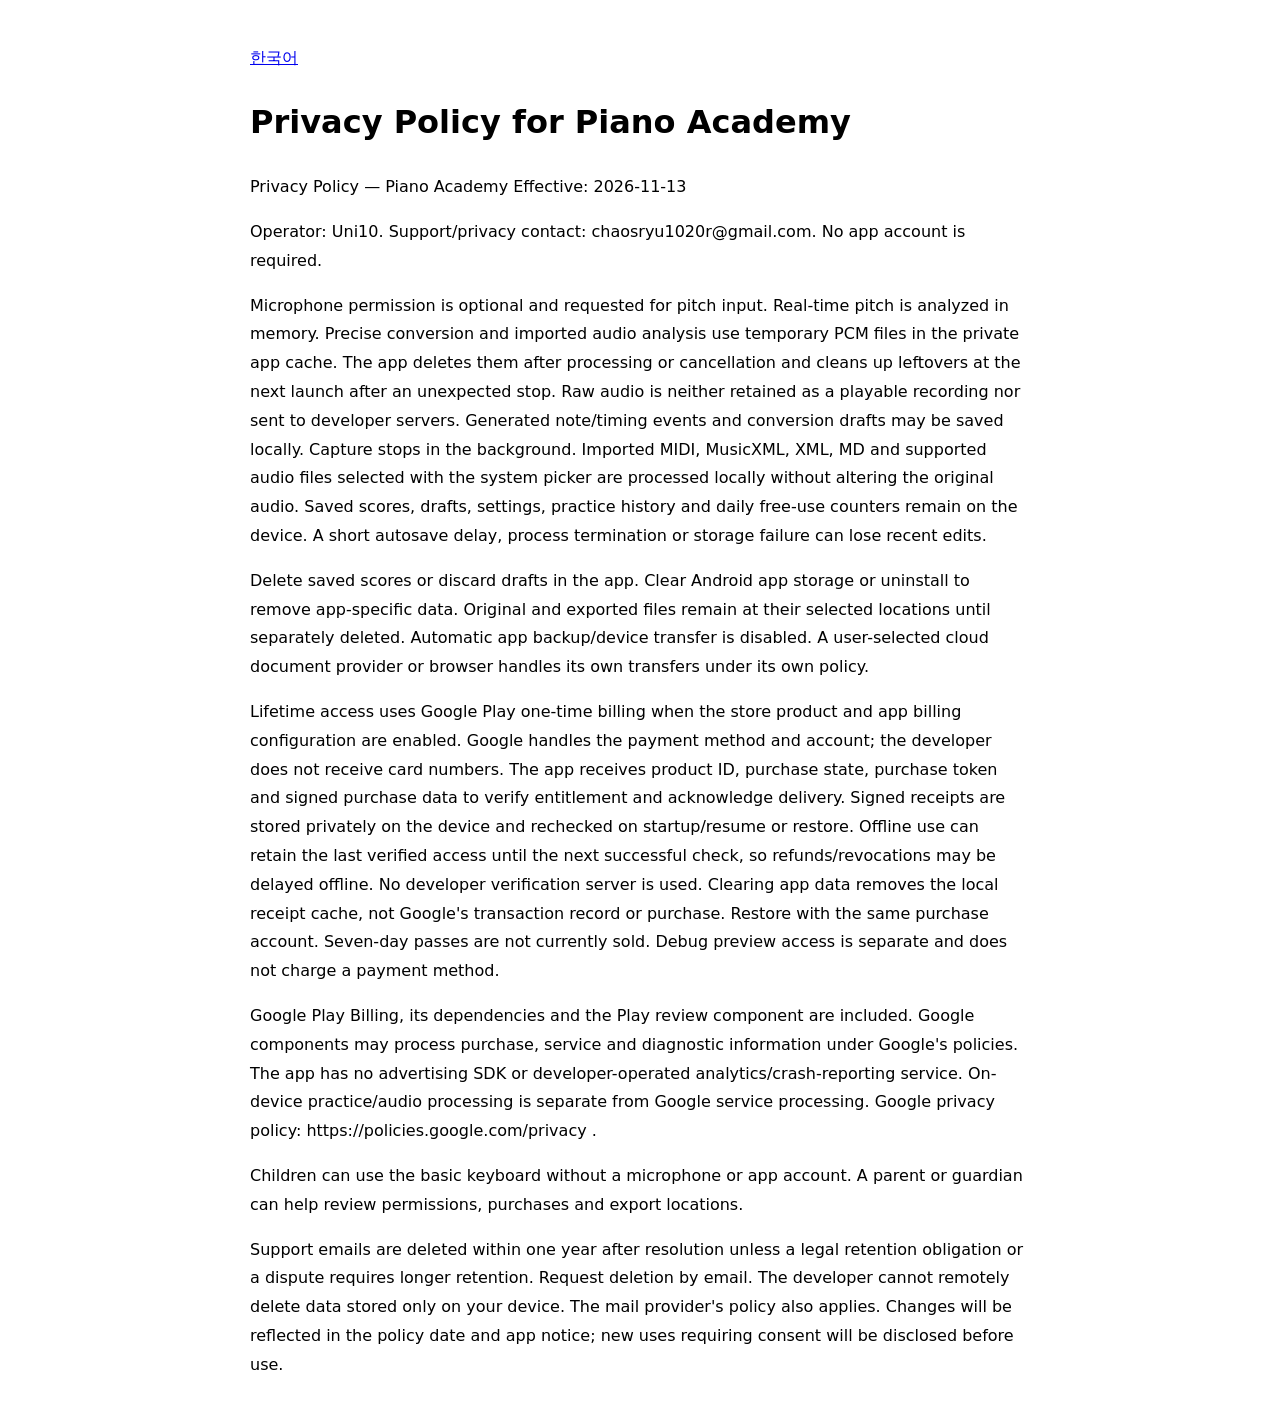
<file: privacy-en.html>
<!DOCTYPE html>
<html lang="en"><head><meta charset="utf-8"><meta name="viewport" content="width=device-width,initial-scale=1"><title>Privacy Policy for Piano Academy</title><style>body{font-family:system-ui,sans-serif;max-width:780px;margin:auto;padding:28px 20px;line-height:1.8;overflow-wrap:anywhere}</style></head><body>
<p><a href="privacy.html" lang="ko">한국어</a></p>
<h1>Privacy Policy for Piano Academy</h1>
<p>Privacy Policy — Piano Academy
Effective: 2026-11-13</p>
<p>Operator: Uni10. Support/privacy contact: chaosryu1020r@gmail.com. No app account is required.</p>
<p>Microphone permission is optional and requested for pitch input. Real-time pitch is analyzed in memory. Precise conversion and imported audio analysis use temporary PCM files in the private app cache. The app deletes them after processing or cancellation and cleans up leftovers at the next launch after an unexpected stop. Raw audio is neither retained as a playable recording nor sent to developer servers. Generated note/timing events and conversion drafts may be saved locally. Capture stops in the background. Imported MIDI, MusicXML, XML, MD and supported audio files selected with the system picker are processed locally without altering the original audio. Saved scores, drafts, settings, practice history and daily free-use counters remain on the device. A short autosave delay, process termination or storage failure can lose recent edits.</p>
<p>Delete saved scores or discard drafts in the app. Clear Android app storage or uninstall to remove app-specific data. Original and exported files remain at their selected locations until separately deleted. Automatic app backup/device transfer is disabled. A user-selected cloud document provider or browser handles its own transfers under its own policy.</p>
<p>Lifetime access uses Google Play one-time billing when the store product and app billing configuration are enabled. Google handles the payment method and account; the developer does not receive card numbers. The app receives product ID, purchase state, purchase token and signed purchase data to verify entitlement and acknowledge delivery. Signed receipts are stored privately on the device and rechecked on startup/resume or restore. Offline use can retain the last verified access until the next successful check, so refunds/revocations may be delayed offline. No developer verification server is used. Clearing app data removes the local receipt cache, not Google&#x27;s transaction record or purchase. Restore with the same purchase account. Seven-day passes are not currently sold. Debug preview access is separate and does not charge a payment method.</p>
<p>Google Play Billing, its dependencies and the Play review component are included. Google components may process purchase, service and diagnostic information under Google&#x27;s policies. The app has no advertising SDK or developer-operated analytics/crash-reporting service. On-device practice/audio processing is separate from Google service processing. Google privacy policy: https://policies.google.com/privacy .</p>
<p>Children can use the basic keyboard without a microphone or app account. A parent or guardian can help review permissions, purchases and export locations.</p>
<p>Support emails are deleted within one year after resolution unless a legal retention obligation or a dispute requires longer retention. Request deletion by email. The developer cannot remotely delete data stored only on your device. The mail provider&#x27;s policy also applies. Changes will be reflected in the policy date and app notice; new uses requiring consent will be disclosed before use.</p>
</body></html>
</file>
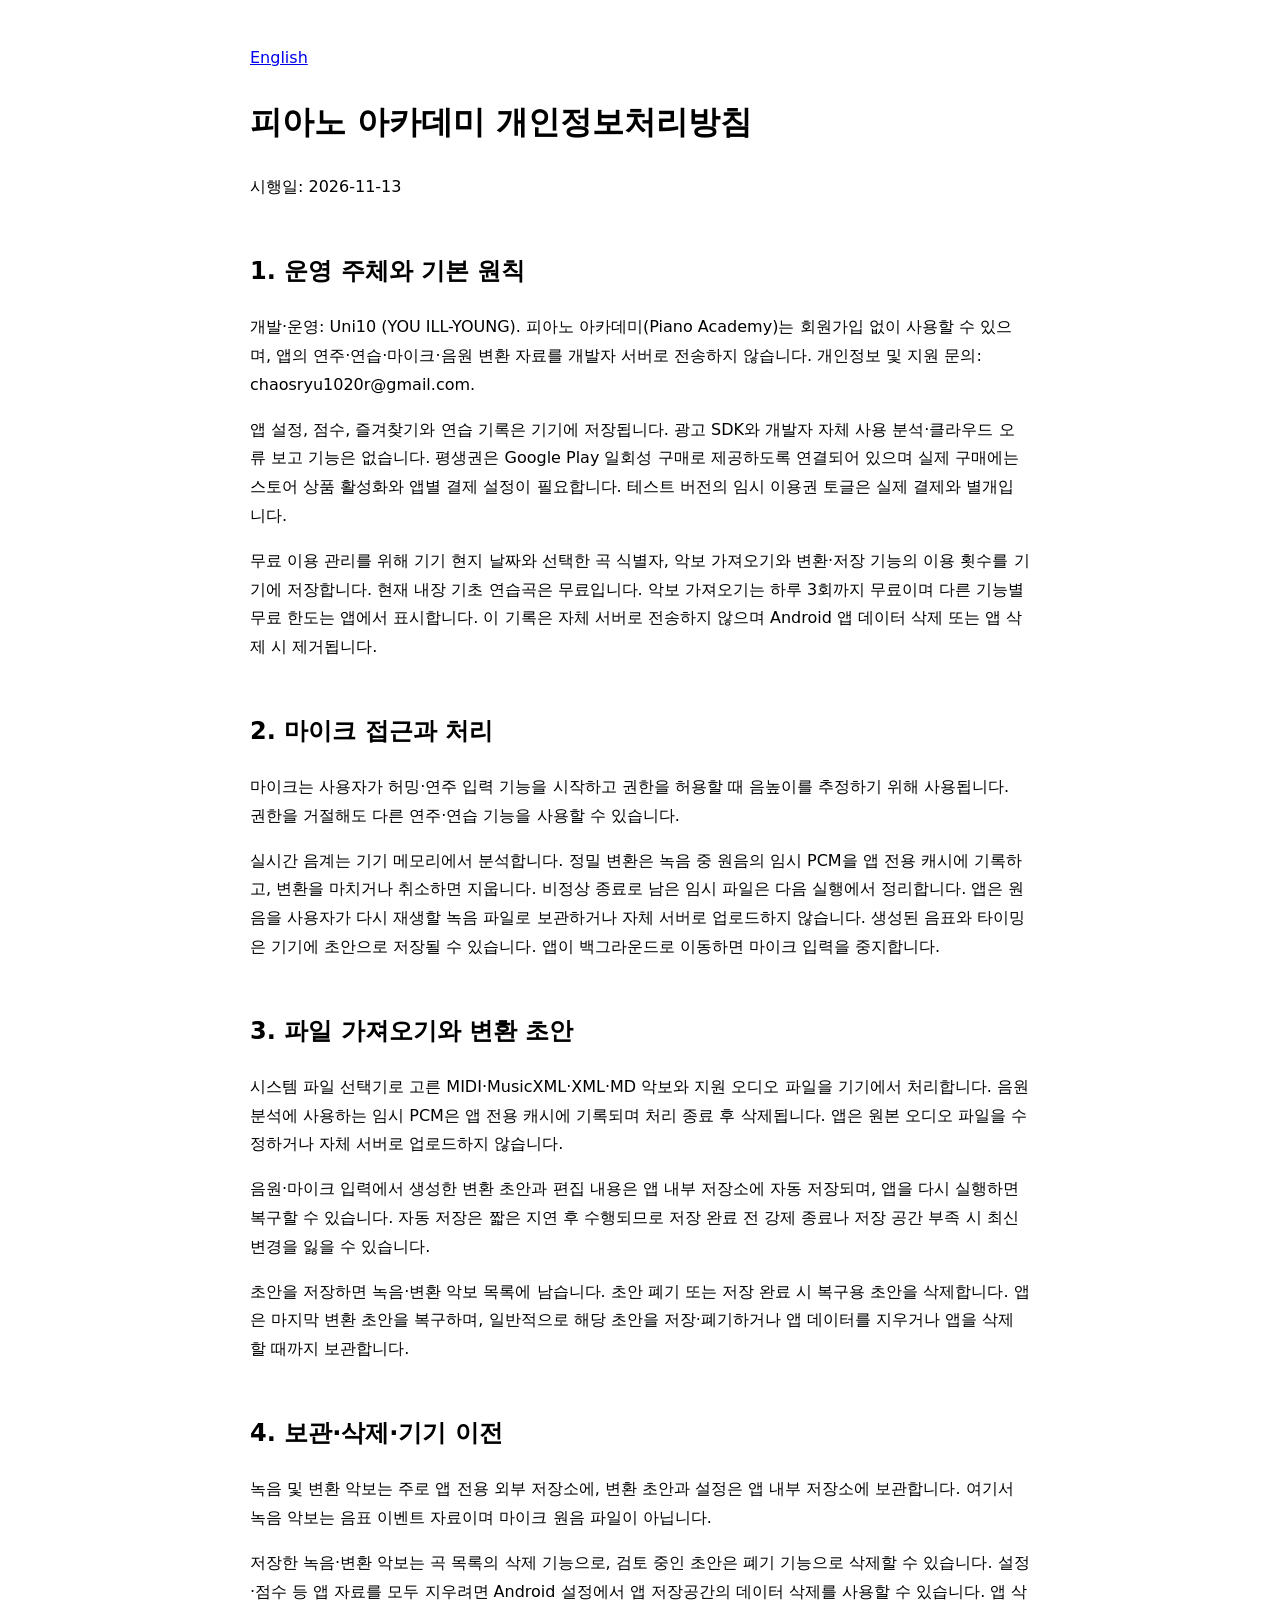
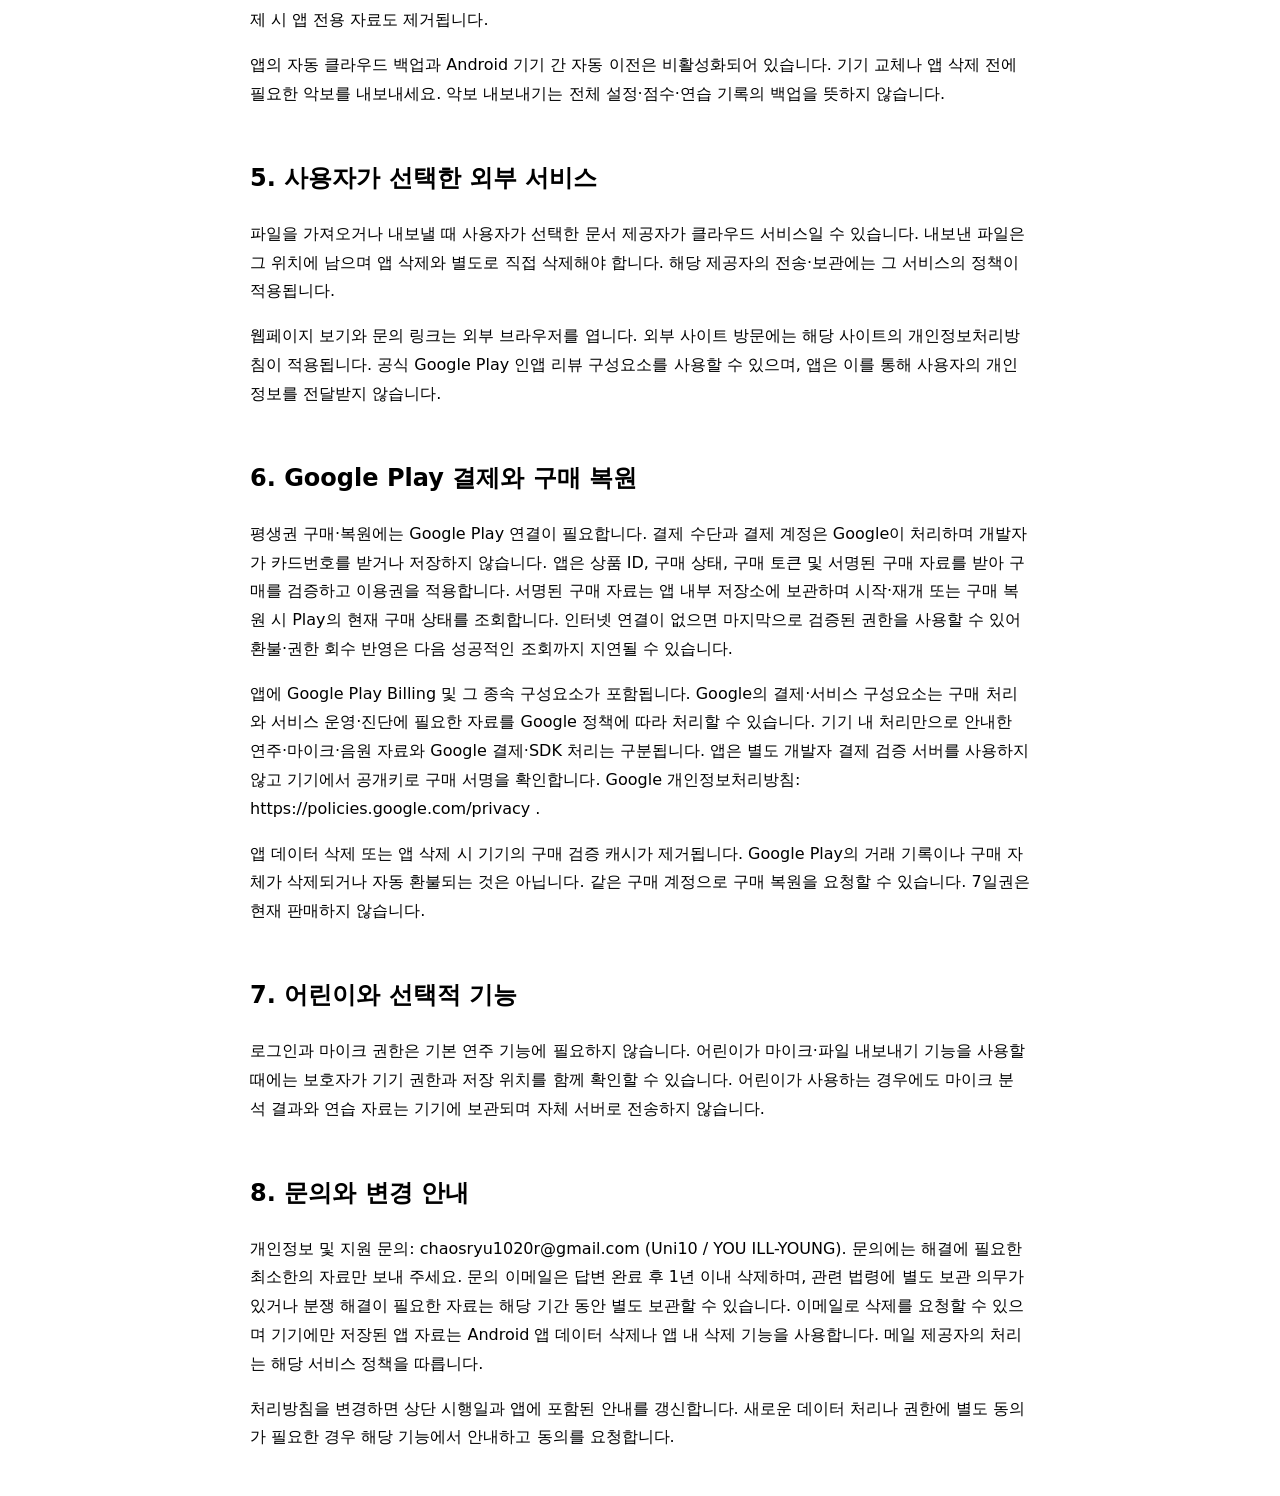
<file: privacy.html>
<!DOCTYPE html>
<html lang="ko"><head><meta charset="utf-8"><meta name="viewport" content="width=device-width,initial-scale=1"><title>피아노 아카데미 개인정보처리방침</title><style>body{font-family:system-ui,sans-serif;max-width:780px;margin:auto;padding:28px 20px;line-height:1.8;overflow-wrap:anywhere}h2{margin-top:2em}</style></head><body>
<p><a href="privacy-en.html" lang="en">English</a></p>
<h1>피아노 아카데미 개인정보처리방침</h1>
<p>시행일: 2026-11-13</p>
<h2>1. 운영 주체와 기본 원칙</h2>
<p>개발·운영: Uni10 (YOU ILL-YOUNG). 피아노 아카데미(Piano Academy)는 회원가입 없이 사용할 수 있으며, 앱의 연주·연습·마이크·음원 변환 자료를 개발자 서버로 전송하지 않습니다. 개인정보 및 지원 문의: chaosryu1020r@gmail.com.</p>
<p>앱 설정, 점수, 즐겨찾기와 연습 기록은 기기에 저장됩니다. 광고 SDK와 개발자 자체 사용 분석·클라우드 오류 보고 기능은 없습니다. 평생권은 Google Play 일회성 구매로 제공하도록 연결되어 있으며 실제 구매에는 스토어 상품 활성화와 앱별 결제 설정이 필요합니다. 테스트 버전의 임시 이용권 토글은 실제 결제와 별개입니다.</p>
<p>무료 이용 관리를 위해 기기 현지 날짜와 선택한 곡 식별자, 악보 가져오기와 변환·저장 기능의 이용 횟수를 기기에 저장합니다. 현재 내장 기초 연습곡은 무료입니다. 악보 가져오기는 하루 3회까지 무료이며 다른 기능별 무료 한도는 앱에서 표시합니다. 이 기록은 자체 서버로 전송하지 않으며 Android 앱 데이터 삭제 또는 앱 삭제 시 제거됩니다.</p>
<h2>2. 마이크 접근과 처리</h2>
<p>마이크는 사용자가 허밍·연주 입력 기능을 시작하고 권한을 허용할 때 음높이를 추정하기 위해 사용됩니다. 권한을 거절해도 다른 연주·연습 기능을 사용할 수 있습니다.</p>
<p>실시간 음계는 기기 메모리에서 분석합니다. 정밀 변환은 녹음 중 원음의 임시 PCM을 앱 전용 캐시에 기록하고, 변환을 마치거나 취소하면 지웁니다. 비정상 종료로 남은 임시 파일은 다음 실행에서 정리합니다. 앱은 원음을 사용자가 다시 재생할 녹음 파일로 보관하거나 자체 서버로 업로드하지 않습니다. 생성된 음표와 타이밍은 기기에 초안으로 저장될 수 있습니다. 앱이 백그라운드로 이동하면 마이크 입력을 중지합니다.</p>
<h2>3. 파일 가져오기와 변환 초안</h2>
<p>시스템 파일 선택기로 고른 MIDI·MusicXML·XML·MD 악보와 지원 오디오 파일을 기기에서 처리합니다. 음원 분석에 사용하는 임시 PCM은 앱 전용 캐시에 기록되며 처리 종료 후 삭제됩니다. 앱은 원본 오디오 파일을 수정하거나 자체 서버로 업로드하지 않습니다.</p>
<p>음원·마이크 입력에서 생성한 변환 초안과 편집 내용은 앱 내부 저장소에 자동 저장되며, 앱을 다시 실행하면 복구할 수 있습니다. 자동 저장은 짧은 지연 후 수행되므로 저장 완료 전 강제 종료나 저장 공간 부족 시 최신 변경을 잃을 수 있습니다.</p>
<p>초안을 저장하면 녹음·변환 악보 목록에 남습니다. 초안 폐기 또는 저장 완료 시 복구용 초안을 삭제합니다. 앱은 마지막 변환 초안을 복구하며, 일반적으로 해당 초안을 저장·폐기하거나 앱 데이터를 지우거나 앱을 삭제할 때까지 보관합니다.</p>
<h2>4. 보관·삭제·기기 이전</h2>
<p>녹음 및 변환 악보는 주로 앱 전용 외부 저장소에, 변환 초안과 설정은 앱 내부 저장소에 보관합니다. 여기서 녹음 악보는 음표 이벤트 자료이며 마이크 원음 파일이 아닙니다.</p>
<p>저장한 녹음·변환 악보는 곡 목록의 삭제 기능으로, 검토 중인 초안은 폐기 기능으로 삭제할 수 있습니다. 설정·점수 등 앱 자료를 모두 지우려면 Android 설정에서 앱 저장공간의 데이터 삭제를 사용할 수 있습니다. 앱 삭제 시 앱 전용 자료도 제거됩니다.</p>
<p>앱의 자동 클라우드 백업과 Android 기기 간 자동 이전은 비활성화되어 있습니다. 기기 교체나 앱 삭제 전에 필요한 악보를 내보내세요. 악보 내보내기는 전체 설정·점수·연습 기록의 백업을 뜻하지 않습니다.</p>
<h2>5. 사용자가 선택한 외부 서비스</h2>
<p>파일을 가져오거나 내보낼 때 사용자가 선택한 문서 제공자가 클라우드 서비스일 수 있습니다. 내보낸 파일은 그 위치에 남으며 앱 삭제와 별도로 직접 삭제해야 합니다. 해당 제공자의 전송·보관에는 그 서비스의 정책이 적용됩니다.</p>
<p>웹페이지 보기와 문의 링크는 외부 브라우저를 엽니다. 외부 사이트 방문에는 해당 사이트의 개인정보처리방침이 적용됩니다. 공식 Google Play 인앱 리뷰 구성요소를 사용할 수 있으며, 앱은 이를 통해 사용자의 개인정보를 전달받지 않습니다.</p>
<h2>6. Google Play 결제와 구매 복원</h2>
<p>평생권 구매·복원에는 Google Play 연결이 필요합니다. 결제 수단과 결제 계정은 Google이 처리하며 개발자가 카드번호를 받거나 저장하지 않습니다. 앱은 상품 ID, 구매 상태, 구매 토큰 및 서명된 구매 자료를 받아 구매를 검증하고 이용권을 적용합니다. 서명된 구매 자료는 앱 내부 저장소에 보관하며 시작·재개 또는 구매 복원 시 Play의 현재 구매 상태를 조회합니다. 인터넷 연결이 없으면 마지막으로 검증된 권한을 사용할 수 있어 환불·권한 회수 반영은 다음 성공적인 조회까지 지연될 수 있습니다.</p>
<p>앱에 Google Play Billing 및 그 종속 구성요소가 포함됩니다. Google의 결제·서비스 구성요소는 구매 처리와 서비스 운영·진단에 필요한 자료를 Google 정책에 따라 처리할 수 있습니다. 기기 내 처리만으로 안내한 연주·마이크·음원 자료와 Google 결제·SDK 처리는 구분됩니다. 앱은 별도 개발자 결제 검증 서버를 사용하지 않고 기기에서 공개키로 구매 서명을 확인합니다. Google 개인정보처리방침: https://policies.google.com/privacy .</p>
<p>앱 데이터 삭제 또는 앱 삭제 시 기기의 구매 검증 캐시가 제거됩니다. Google Play의 거래 기록이나 구매 자체가 삭제되거나 자동 환불되는 것은 아닙니다. 같은 구매 계정으로 구매 복원을 요청할 수 있습니다. 7일권은 현재 판매하지 않습니다.</p>
<h2>7. 어린이와 선택적 기능</h2>
<p>로그인과 마이크 권한은 기본 연주 기능에 필요하지 않습니다. 어린이가 마이크·파일 내보내기 기능을 사용할 때에는 보호자가 기기 권한과 저장 위치를 함께 확인할 수 있습니다. 어린이가 사용하는 경우에도 마이크 분석 결과와 연습 자료는 기기에 보관되며 자체 서버로 전송하지 않습니다.</p>
<h2>8. 문의와 변경 안내</h2>
<p>개인정보 및 지원 문의: chaosryu1020r@gmail.com (Uni10 / YOU ILL-YOUNG). 문의에는 해결에 필요한 최소한의 자료만 보내 주세요. 문의 이메일은 답변 완료 후 1년 이내 삭제하며, 관련 법령에 별도 보관 의무가 있거나 분쟁 해결이 필요한 자료는 해당 기간 동안 별도 보관할 수 있습니다. 이메일로 삭제를 요청할 수 있으며 기기에만 저장된 앱 자료는 Android 앱 데이터 삭제나 앱 내 삭제 기능을 사용합니다. 메일 제공자의 처리는 해당 서비스 정책을 따릅니다.</p>
<p>처리방침을 변경하면 상단 시행일과 앱에 포함된 안내를 갱신합니다. 새로운 데이터 처리나 권한에 별도 동의가 필요한 경우 해당 기능에서 안내하고 동의를 요청합니다.</p>
</body></html>
</file>
